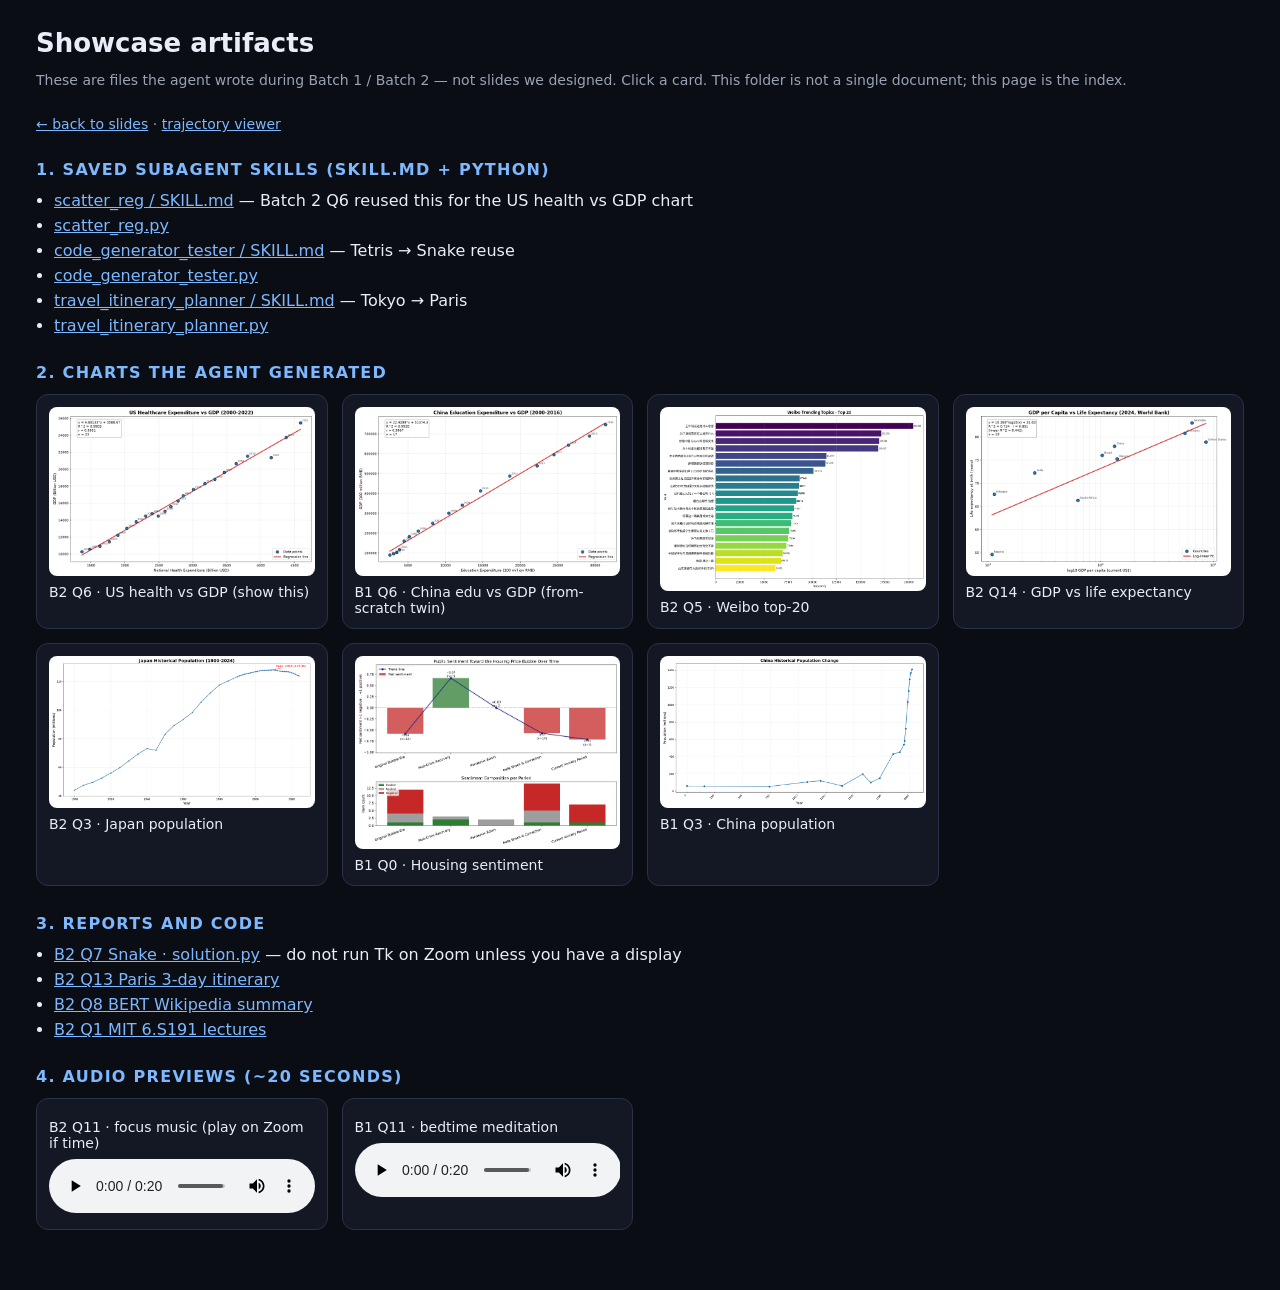
<file: presentation_kit/04_Showcase_Artifacts/index.html>
<!DOCTYPE html>
<html lang="en">
<head>
<meta charset="UTF-8">
<meta name="viewport" content="width=device-width, initial-scale=1.0">
<title>Showcase Artifacts — what the agent actually produced</title>
<style>
  :root { --bg:#0b0d14; --panel:#141824; --ink:#e8edf7; --muted:#9aa3b5; --blue:#7eb8ff; --line:#2a3148; --green:#5dcea0; }
  * { box-sizing: border-box; }
  body { margin:0; font-family:"Segoe UI",system-ui,sans-serif; background:var(--bg); color:var(--ink); padding:28px 36px 60px; }
  h1 { font-size:26px; margin:0 0 6px; }
  .sub { color:var(--muted); margin-bottom:28px; font-size:14px; }
  h2 { color:var(--blue); font-size:16px; margin:28px 0 12px; text-transform:uppercase; letter-spacing:.08em; }
  .grid { display:grid; grid-template-columns:repeat(auto-fill,minmax(280px,1fr)); gap:14px; }
  a.card, .card {
    display:block; background:var(--panel); border:1px solid var(--line); border-radius:12px;
    padding:12px; color:inherit; text-decoration:none;
  }
  a.card:hover { outline:2px solid var(--blue); }
  img { width:100%; border-radius:8px; background:#fff; display:block; }
  .name { margin-top:8px; font-size:14px; }
  .hint { font-size:12px; color:var(--muted); }
  code { color:#f0c674; font-size:.92em; }
  audio { width:100%; margin-top:8px; }
  ul { margin:0; padding-left:18px; }
  li { margin:6px 0; }
  a { color:var(--blue); }
</style>
</head>
<body>
  <h1>Showcase artifacts</h1>
  <p class="sub">These are files the agent wrote during Batch 1 / Batch 2 — not slides we designed. Click a card. This folder is not a single document; this page is the index.</p>
  <p class="sub"><a href="../02_Interactive_Presentation_Slides.html">← back to slides</a> · <a href="../03_Trajectory_Viewer.html">trajectory viewer</a></p>

  <h2>1. Saved subagent skills (SKILL.md + Python)</h2>
  <ul>
    <li><a href="01_saved_subagent_skills/scatter_reg/SKILL.md">scatter_reg / SKILL.md</a> — Batch 2 Q6 reused this for the US health vs GDP chart</li>
    <li><a href="01_saved_subagent_skills/scatter_reg/scatter_reg.py">scatter_reg.py</a></li>
    <li><a href="01_saved_subagent_skills/code_generator_tester/SKILL.md">code_generator_tester / SKILL.md</a> — Tetris → Snake reuse</li>
    <li><a href="01_saved_subagent_skills/code_generator_tester/code_generator_tester.py">code_generator_tester.py</a></li>
    <li><a href="01_saved_subagent_skills/travel_itinerary_planner/SKILL.md">travel_itinerary_planner / SKILL.md</a> — Tokyo → Paris</li>
    <li><a href="01_saved_subagent_skills/travel_itinerary_planner/travel_itinerary_planner.py">travel_itinerary_planner.py</a></li>
  </ul>

  <h2>2. Charts the agent generated</h2>
  <div class="grid">
    <a class="card" href="02_agent_generated_charts/B2_Q6_us_health_gdp_regression.png">
      <img src="02_agent_generated_charts/B2_Q6_us_health_gdp_regression.png" alt="B2 Q6">
      <div class="name">B2 Q6 · US health vs GDP (show this)</div>
    </a>
    <a class="card" href="02_agent_generated_charts/B1_Q6_china_edu_gdp_regression.png">
      <img src="02_agent_generated_charts/B1_Q6_china_edu_gdp_regression.png" alt="B1 Q6">
      <div class="name">B1 Q6 · China edu vs GDP (from-scratch twin)</div>
    </a>
    <a class="card" href="02_agent_generated_charts/B2_Q5_weibo_top20_trending.png">
      <img src="02_agent_generated_charts/B2_Q5_weibo_top20_trending.png" alt="B2 Q5">
      <div class="name">B2 Q5 · Weibo top-20</div>
    </a>
    <a class="card" href="02_agent_generated_charts/B2_Q14_preston_curve_gdp_life_expectancy.png">
      <img src="02_agent_generated_charts/B2_Q14_preston_curve_gdp_life_expectancy.png" alt="B2 Q14">
      <div class="name">B2 Q14 · GDP vs life expectancy</div>
    </a>
    <a class="card" href="02_agent_generated_charts/B2_Q3_japan_population_chart.png">
      <img src="02_agent_generated_charts/B2_Q3_japan_population_chart.png" alt="B2 Q3">
      <div class="name">B2 Q3 · Japan population</div>
    </a>
    <a class="card" href="02_agent_generated_charts/B1_Q0_housing_sentiment_trend.png">
      <img src="02_agent_generated_charts/B1_Q0_housing_sentiment_trend.png" alt="B1 Q0">
      <div class="name">B1 Q0 · Housing sentiment</div>
    </a>
    <a class="card" href="02_agent_generated_charts/B1_Q3_china_population_chart.png">
      <img src="02_agent_generated_charts/B1_Q3_china_population_chart.png" alt="B1 Q3">
      <div class="name">B1 Q3 · China population</div>
    </a>
  </div>

  <h2>3. Reports and code</h2>
  <ul>
    <li><a href="03_agent_generated_reports_and_code/B2_Q7_snake_game_solution.py">B2 Q7 Snake · solution.py</a> — do not run Tk on Zoom unless you have a display</li>
    <li><a href="03_agent_generated_reports_and_code/B2_Q13_paris_3day_itinerary.md">B2 Q13 Paris 3-day itinerary</a></li>
    <li><a href="03_agent_generated_reports_and_code/B2_Q8_bert_transformer_summary.md">B2 Q8 BERT Wikipedia summary</a></li>
    <li><a href="03_agent_generated_reports_and_code/B2_Q1_mit_6s191_lectures.md">B2 Q1 MIT 6.S191 lectures</a></li>
  </ul>

  <h2>4. Audio previews (~20 seconds)</h2>
  <div class="grid">
    <div class="card">
      <div class="name">B2 Q11 · focus music (play on Zoom if time)</div>
      <audio controls src="04_agent_generated_audio_previews/B2_Q11_focus_music_20s_preview.mp3"></audio>
    </div>
    <div class="card">
      <div class="name">B1 Q11 · bedtime meditation</div>
      <audio controls src="04_agent_generated_audio_previews/B1_Q11_bedtime_meditation_20s_preview.mp3"></audio>
    </div>
  </div>
</body>
</html>
</file>
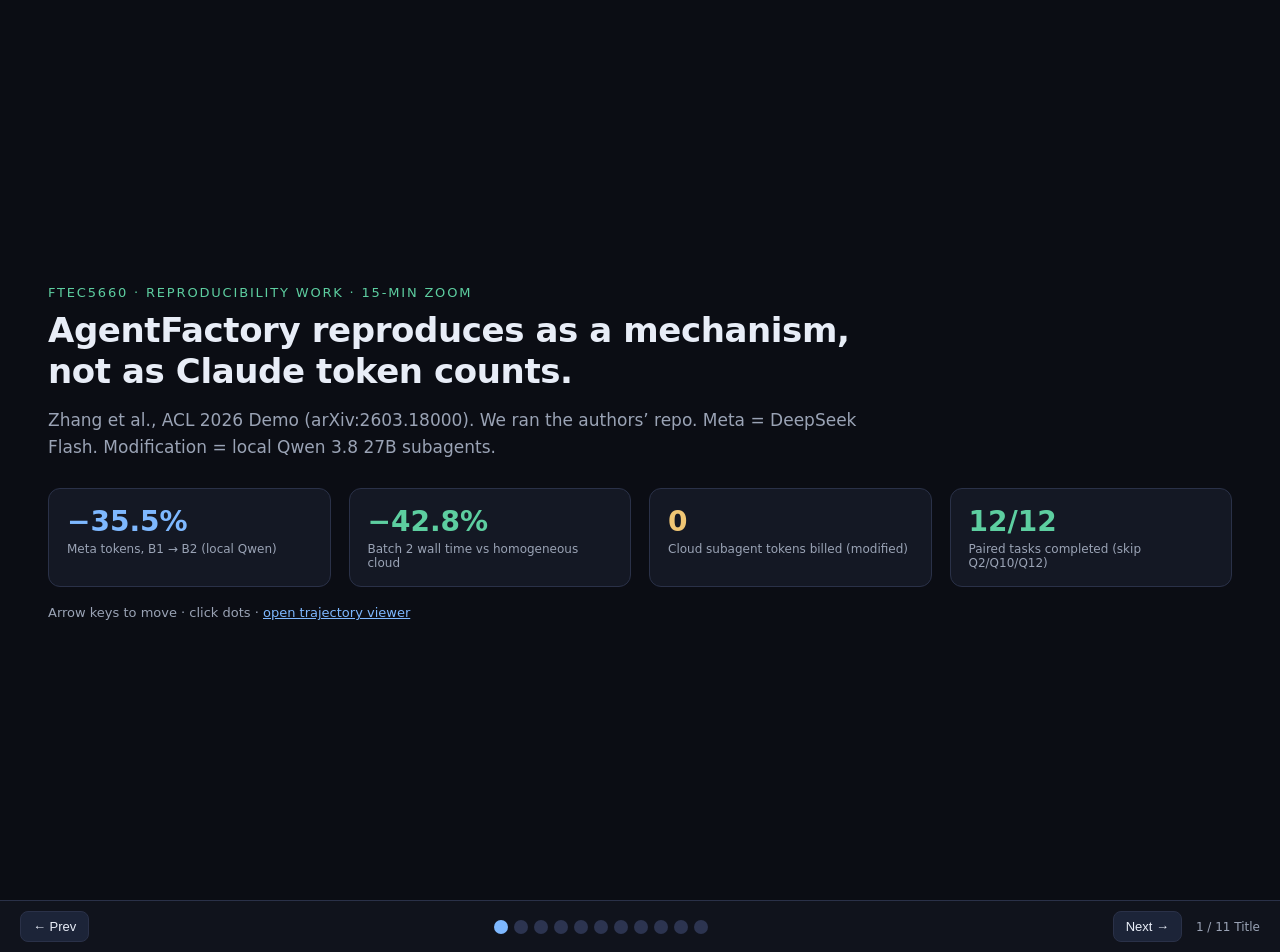
<file: presentation_kit/02_Interactive_Presentation_Slides.html>
<!DOCTYPE html>
<html lang="en">
<head>
<meta charset="UTF-8">
<meta name="viewport" content="width=device-width, initial-scale=1.0">
<title>AgentFactory Reproducibility — FTEC5660 Zoom</title>
<style>
  :root {
    --bg: #0b0d14; --panel: #141824; --ink: #e8edf7; --muted: #9aa3b5;
    --blue: #7eb8ff; --green: #5dcea0; --amber: #f0c674; --red: #e07070;
    --line: #2a3148;
  }
  * { box-sizing: border-box; margin: 0; padding: 0; }
  html, body { height: 100%; background: var(--bg); color: var(--ink); font-family: "Segoe UI", system-ui, sans-serif; }
  .deck { height: 100%; display: flex; flex-direction: column; }
  .slide {
    display: none; flex: 1; padding: 36px 48px 28px; overflow: auto;
    animation: in .25s ease;
  }
  .slide.on { display: flex; flex-direction: column; }
  .slide.hero.on { justify-content: center; }
  @keyframes in { from { opacity: 0; transform: translateY(8px); } to { opacity: 1; transform: none; } }
  h1 { font-size: 34px; letter-spacing: -0.4px; line-height: 1.2; }
  h2 { font-size: 26px; color: var(--blue); margin-bottom: 18px; }
  h3 { font-size: 15px; color: var(--amber); margin: 14px 0 8px; text-transform: uppercase; letter-spacing: .08em; }
  p, li { font-size: 17px; line-height: 1.55; color: var(--ink); }
  .muted { color: var(--muted); }
  .kicker { color: var(--green); font-size: 13px; letter-spacing: .14em; text-transform: uppercase; margin-bottom: 10px; }
  .row { display: flex; gap: 18px; flex-wrap: wrap; }
  .card { background: var(--panel); border: 1px solid var(--line); border-radius: 12px; padding: 16px 18px; flex: 1; min-width: 200px; }
  .kpi { font-size: 28px; font-weight: 700; color: var(--green); }
  .kpi.blue { color: var(--blue); }
  .kpi.amber { color: var(--amber); }
  .kpi.red { color: var(--red); }
  .label { font-size: 12px; color: var(--muted); margin-top: 4px; }
  table { width: 100%; border-collapse: collapse; font-size: 14px; }
  th, td { text-align: left; padding: 8px 10px; border-bottom: 1px solid var(--line); }
  th { color: var(--muted); font-weight: 600; font-size: 12px; text-transform: uppercase; }
  td.num { text-align: right; font-variant-numeric: tabular-nums; }
  img.fig { width: 100%; max-height: 58vh; object-fit: contain; background: #fff; border-radius: 10px; }
  img.thumb { width: 100%; border-radius: 8px; background: #fff; max-height: 220px; object-fit: contain; }
  .nav {
    display: flex; align-items: center; gap: 8px; padding: 10px 20px;
    border-top: 1px solid var(--line); background: #10131c;
  }
  .nav button {
    background: #1c2438; color: var(--ink); border: 1px solid var(--line);
    border-radius: 8px; padding: 7px 12px; cursor: pointer; font-size: 13px;
  }
  .nav button:hover { background: #243050; }
  .dots { flex: 1; display: flex; justify-content: center; gap: 6px; flex-wrap: wrap; }
  .dots button {
    width: 14px; height: 14px; padding: 0; border-radius: 50%; background: #2c3450; border: 0; cursor: pointer;
  }
  .dots button.on { background: var(--blue); }
  .page { font-size: 12px; color: var(--muted); min-width: 70px; text-align: right; }
  a { color: var(--blue); }
  ul { padding-left: 20px; }
  li { margin: 6px 0; }
  .two { display: grid; grid-template-columns: 1fr 1fr; gap: 18px; }
  @media (max-width: 900px) { .two { grid-template-columns: 1fr; } .slide { padding: 20px; } }
  .tag { display: inline-block; font-size: 11px; padding: 2px 8px; border-radius: 99px; background: #1e3a2a; color: var(--green); margin-right: 6px; }
  .tag.warn { background: #3a2418; color: var(--amber); }
  .big { font-size: 20px; }
  .artifact { cursor: pointer; }
  .artifact:hover { outline: 2px solid var(--blue); }
  .foot { margin-top: 16px; font-size: 13px; color: var(--muted); }
  code { font-family: ui-monospace, monospace; font-size: .92em; color: var(--amber); }
</style>
</head>
<body>
<div class="deck">

<!-- 0 -->
<section class="slide hero on" data-title="Title">
  <div class="kicker">FTEC5660 · Reproducibility Work · 15-min Zoom</div>
  <h1>AgentFactory reproduces as a mechanism,<br>not as Claude token counts.</h1>
  <p class="muted" style="margin:16px 0 28px;max-width:820px">
    Zhang et al., ACL 2026 Demo (arXiv:2603.18000). We ran the authors’ repo.
    Meta = DeepSeek Flash. Modification = local Qwen 3.8 27B subagents.
  </p>
  <div class="row">
    <div class="card"><div class="kpi blue">−35.5%</div><div class="label">Meta tokens, B1 → B2 (local Qwen)</div></div>
    <div class="card"><div class="kpi">−42.8%</div><div class="label">Batch 2 wall time vs homogeneous cloud</div></div>
    <div class="card"><div class="kpi amber">0</div><div class="label">Cloud subagent tokens billed (modified)</div></div>
    <div class="card"><div class="kpi">12/12</div><div class="label">Paired tasks completed (skip Q2/Q10/Q12)</div></div>
  </div>
  <p class="foot">Arrow keys to move · click dots · <a href="03_Trajectory_Viewer.html">open trajectory viewer</a></p>
</section>

<!-- 1 -->
<section class="slide" data-title="Paper">
  <h2>1. Paper claim &amp; what we reproduced</h2>
  <div class="two">
    <div>
      <h3>Three phases</h3>
      <ul>
        <li><b>Install (Batch 1)</b> — solve from scratch, persist Python + <code>SKILL.md</code></li>
        <li><b>Self-evolve (Batch 2)</b> — reuse / patch those executables</li>
        <li><b>Deploy</b> — skills run as standalone scripts</li>
      </ul>
      <h3>Target</h3>
      <p>Section 5 Table 1: average <b>meta-agent output tokens</b> per task, excluding subagent LLM.</p>
      <p class="muted" style="margin-top:10px">Paper: Opus 4,324→2,971 (−31%). Sonnet 9,199→3,862 (−58%).</p>
    </div>
    <div class="card">
      <h3>Our scope</h3>
      <p>Authors’ GitHub, not a rewrite.</p>
      <ul>
        <li>All 15 Batch 1 tasks ran</li>
        <li>Batch 2: skip <b>Q2 / Q10 / Q12</b> (Tencent login, HF JS board, QQ Music VIP)</li>
        <li>12 paired tasks for every delta</li>
        <li>Metric instrumented in <code>llm.py</code> via <code>LLM_ROLE</code></li>
      </ul>
    </div>
  </div>
</section>

<!-- 2 -->
<section class="slide" data-title="Setup">
  <h2>2. Setup — Edge Case A substitutions</h2>
  <table>
    <thead><tr><th>Component</th><th>Paper</th><th>Ours</th></tr></thead>
    <tbody>
      <tr><td>Meta-agent</td><td>Claude Opus / Sonnet 4.6</td><td><b>deepseek-flash</b> (V4.1 Flash 1017)</td></tr>
      <tr><td>Search / fetch</td><td>Serper + Jina</td><td>DeepSeek Search + Fetch, same tool names</td></tr>
      <tr><td>Browser</td><td>Logged-in Chrome</td><td>Headless Playwright Chromium</td></tr>
      <tr><td>Subagent — control</td><td>Same as meta</td><td>deepseek-flash</td></tr>
      <tr><td>Subagent — modified</td><td>—</td><td><b>Qwen3.8-27B-Q4_K_M</b> local :8080</td></tr>
      <tr><td>Host</td><td>Cloud + desktop Chrome</td><td>Ryzen 9 9950X, 2× RTX 5070 Ti 16GB</td></tr>
    </tbody>
  </table>
  <p class="foot"><span class="tag warn">Comparability</span> Absolute tokens ≠ Table 1 (tokenizer + retrieval). Deltas below are controlled: same prompts, same JSONL, same metric.</p>
</section>

<!-- 3 -->
<section class="slide" data-title="Fig1">
  <h2>3. Table 1 direction reproduces</h2>
  <img class="fig" src="charts/fig1_aggregate_comparison.png" alt="Fig 1 aggregate comparison">
  <p class="foot">12 paired tasks. Homogeneous −26.0% (13,290→9,840). Heterogeneous −35.5% (13,290→8,576).</p>
</section>

<!-- 4 -->
<section class="slide" data-title="Fig2">
  <h2>4. Reuse is uneven — clean twins collapse</h2>
  <img class="fig" src="charts/fig2_per_task_tokens.png" alt="Fig 2 per-task tokens">
  <p class="foot">Q6 −75% · Q0 −73% · Q7 Snake 1,652 tokens, create=0 · Q13 −70%. Web-shift tasks (Q1, Q4, Q5, Q9) stay expensive.</p>
</section>

<!-- 5 -->
<section class="slide" data-title="Modification">
  <h2>5. Isolated modification</h2>
  <p class="big" style="margin-bottom:16px">One knob: <code>SUBAGENT_*</code>. Same 30-skill Batch-1 snapshot. Same 12 tasks.</p>
  <div class="two">
    <div class="card">
      <h3>Control</h3>
      <p>Meta = DeepSeek Flash<br>Sub = DeepSeek Flash (cloud)</p>
      <p class="muted" style="margin-top:10px">Homogeneous, paper-like topology.</p>
    </div>
    <div class="card">
      <h3>Modified</h3>
      <p>Meta = DeepSeek Flash<br>Sub = local Qwen 27B, <code>enable_thinking=False</code></p>
      <p class="muted" style="margin-top:10px">Offload 100% of subagent LLM. Thinking-off so 300–800 token caps are not eaten by hidden CoT.</p>
    </div>
  </div>
  <p class="foot">Measurable: meta tokens, wall time, billed subagent tokens, completion rate. Not a prompt tweak.</p>
</section>

<!-- 6 -->
<section class="slide" data-title="Fig3">
  <h2>6. Ablation: local subagents are faster, not worse</h2>
  <img class="fig" src="charts/fig3_modification_ablation.png" alt="Fig 3 ablation">
  <p class="foot">12/12 both arms. Meta tokens −12.8%. Wall time 70.8 → 40.5 min. Cloud subagent bill 373k → 0.</p>
</section>

<!-- 7 -->
<section class="slide" data-title="Fig4">
  <h2>7. Strongest reuse + the bugs that ate tokens</h2>
  <img class="fig" src="charts/fig4_error_and_reuse_breakdown.png" alt="Fig 4 reuse and debug">
  <p class="foot">Q10 thinking-retry storm: 102 empty local replies → 50 min timeout. Fix applied; Batch 2 had 0 timeouts. DSML tag leaks 53→12.</p>
</section>

<!-- 8 -->
<section class="slide" data-title="Artifacts">
  <h2>8. Live artifacts (switch folder / viewer)</h2>
  <div class="row">
    <div class="card">
      <img class="thumb" src="04_Showcase_Artifacts/02_agent_generated_charts/B2_Q6_us_health_gdp_regression.png" alt="US health vs GDP">
      <p style="margin-top:8px"><b>B2 Q6</b> US health vs GDP — saved <code>scatter_reg</code> skill. R²=0.99</p>
    </div>
    <div class="card">
      <img class="thumb" src="04_Showcase_Artifacts/02_agent_generated_charts/B2_Q5_weibo_top20_trending.png" alt="Weibo trending">
      <p style="margin-top:8px"><b>B2 Q5</b> Weibo top-20 — domain shift from Mastodon; still finished</p>
    </div>
    <div class="card">
      <img class="thumb" src="04_Showcase_Artifacts/02_agent_generated_charts/B2_Q14_preston_curve_gdp_life_expectancy.png" alt="Preston curve">
      <p style="margin-top:8px"><b>B2 Q14</b> World Bank reuse — GDP vs life expectancy</p>
    </div>
  </div>
  <p class="foot">
    Open <a href="03_Trajectory_Viewer.html">trajectory viewer → Preset 2 Snake</a>
    · <a href="04_Showcase_Artifacts/index.html">browse all artifacts</a>
    (charts, SKILL.md, Snake .py, Paris itinerary, 20s audio).
  </p>
</section>

<!-- 9 -->
<section class="slide" data-title="Gaps">
  <h2>9. Why absolute tokens ≠ Table 1</h2>
  <ol style="padding-left:22px">
    <li>DeepSeek XML friction: 80+ skill-gate rejects; 65 DSML tag leaks.</li>
    <li>Tokenizer + verbosity on JSON-escaped Python.</li>
    <li>30 fine-grained skills → retrieval tax; when a skill fits, tokens collapse (Q7, Q8).</li>
    <li>Web domain shift (Weibo, GitHub HTML, course pages).</li>
    <li>Host gap: no Chrome login, no ffmpeg (agent used PyAV).</li>
    <li><code>temperature=1.0</code> single trial (Q4 / Q6 flip across arms).</li>
  </ol>
  <p class="foot">Honest skips, not hidden: Q2 Tencent QR, Q10 HF JS + pre-fix timeout, Q12 QQ Music VIP.</p>
</section>

<!-- 10 -->
<section class="slide" data-title="Takeaway">
  <h2>10. Takeaway</h2>
  <div class="row">
    <div class="card">
      <h3>Reproduces</h3>
      <p>Executable subagent accumulation cuts orchestrator tokens. −26% homogeneous, −35% heterogeneous, same 12-task pair.</p>
    </div>
    <div class="card">
      <h3>Does not</h3>
      <p>Claude-scale absolute counts. Login-walled sites. Undocumented desktop cookies / ffmpeg.</p>
    </div>
    <div class="card">
      <h3>Build this way</h3>
      <p>Cloud flash model for orchestration. Local 27B, thinking off, for high-frequency subagent calls. Zero subagent API bill, −43% wall time, 12/12 kept.</p>
    </div>
  </div>
  <p class="foot" style="margin-top:28px">Report: <code>05_REPRODUCIBILITY_REPORT.pdf</code> · Script: <code>01_ZOOM_SPEAKER_SCRIPT.md</code> · Questions.</p>
</section>

</div>

<div class="nav">
  <button type="button" onclick="go(-1)">← Prev</button>
  <div class="dots" id="dots"></div>
  <button type="button" onclick="go(1)">Next →</button>
  <div class="page" id="page"></div>
</div>

<script>
const slides = [...document.querySelectorAll('.slide')];
const dots = document.getElementById('dots');
let i = 0;
slides.forEach((s, n) => {
  const b = document.createElement('button');
  b.title = s.dataset.title || String(n+1);
  b.onclick = () => show(n);
  dots.appendChild(b);
});
function show(n) {
  i = (n + slides.length) % slides.length;
  slides.forEach((s, k) => s.classList.toggle('on', k === i));
  [...dots.children].forEach((d, k) => d.classList.toggle('on', k === i));
  document.getElementById('page').textContent = (i+1) + ' / ' + slides.length + '  ' + (slides[i].dataset.title || '');
}
function go(d) { show(i + d); }
document.addEventListener('keydown', e => {
  if (e.key === 'ArrowRight' || e.key === 'PageDown' || e.key === ' ') { e.preventDefault(); go(1); }
  if (e.key === 'ArrowLeft' || e.key === 'PageUp' || e.key === 'Backspace') { e.preventDefault(); go(-1); }
  if (e.key === 'Home') show(0);
  if (e.key === 'End') show(slides.length-1);
});
show(0);
</script>
</body>
</html>
</file>
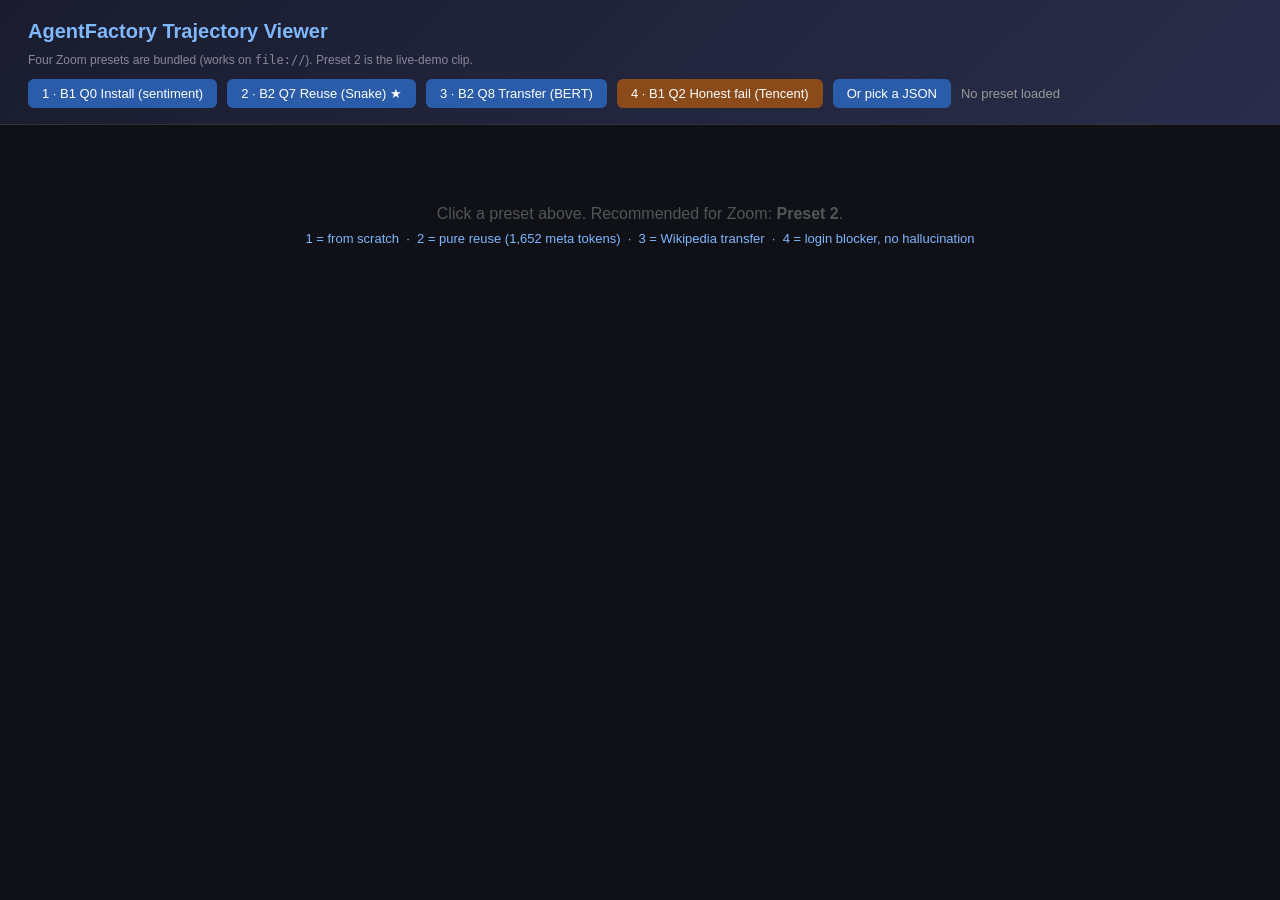
<file: presentation_kit/03_Trajectory_Viewer.html>
<!DOCTYPE html>
<html lang="en">
<head>
<meta charset="UTF-8">
<meta name="viewport" content="width=device-width, initial-scale=1.0">
<title>AgentFactory Trajectory Viewer</title>
<style>
  * { margin: 0; padding: 0; box-sizing: border-box; }
  body { font-family: -apple-system, BlinkMacSystemFont, 'Segoe UI', Roboto, sans-serif; background: #0f1117; color: #e0e0e0; min-height: 100vh; }

  .header { background: linear-gradient(135deg, #1a1c2e, #2a2d4a); padding: 20px 28px 16px; border-bottom: 1px solid #333; position: sticky; top: 0; z-index: 100; }
  .header h1 { font-size: 20px; color: #7eb8ff; margin-bottom: 10px; }
  .header .sub { font-size: 12px; color: #889; margin-bottom: 12px; }
  .file-controls { display: flex; gap: 10px; align-items: center; flex-wrap: wrap; }
  .file-controls label, .preset-btn {
    background: #2a5caa; color: #fff; padding: 7px 14px; border-radius: 6px; cursor: pointer; font-size: 13px;
    border: 0; font-family: inherit; transition: background 0.15s, outline 0.15s;
  }
  .file-controls label:hover, .preset-btn:hover { background: #3a6cba; }
  .preset-btn.active { background: #1e8a5a; outline: 2px solid #7dffb3; }
  .preset-btn.warn { background: #8a4a1a; }
  .preset-btn.warn.active { background: #b45a18; outline: 2px solid #ffcc88; }
  .file-controls input[type="file"] { display: none; }
  .file-name { color: #999; font-size: 13px; }

  .meta-bar { background: #161822; padding: 14px 28px; border-bottom: 1px solid #222; display: flex; gap: 22px; flex-wrap: wrap; align-items: center; }
  .meta-item { font-size: 13px; color: #aaa; }
  .meta-item span { color: #7eb8ff; font-weight: 600; }

  .question-box { background: #1a2236; margin: 18px 28px; padding: 18px 22px; border-radius: 10px; border-left: 4px solid #7eb8ff; }
  .answer-box { background: #1a2e1a; margin: 0 28px 18px; padding: 18px 22px; border-radius: 10px; border-left: 4px solid #5cb85c; }
  .question-box .label, .answer-box .label { font-size: 11px; text-transform: uppercase; letter-spacing: 1px; margin-bottom: 8px; }
  .question-box .label { color: #7eb8ff; }
  .answer-box .label { color: #5cb85c; }
  .question-box .text, .answer-box .text { font-size: 14px; line-height: 1.65; white-space: pre-wrap; }

  .timeline { padding: 12px 28px 60px; }
  .iteration-header { display: flex; align-items: center; gap: 10px; margin-bottom: 8px; cursor: pointer; user-select: none; }
  .iteration-badge { background: #2a5caa; color: #fff; font-size: 12px; font-weight: 700; padding: 3px 10px; border-radius: 12px; min-width: 32px; text-align: center; }
  .iteration-summary { font-size: 13px; color: #888; flex: 1; }
  .iteration-toggle { color: #555; font-size: 18px; transition: transform 0.2s; }
  .iteration-toggle.open { transform: rotate(90deg); }
  .iteration-body { margin-left: 20px; border-left: 2px solid #2a2d4a; padding-left: 16px; }
  .iteration-group { margin-bottom: 8px; }

  .step { margin-bottom: 12px; border-radius: 8px; overflow: hidden; }
  .step-llm { background: #1c2333; border: 1px solid #2a3a5c; }
  .step-action { background: #1e2a1e; border: 1px solid #2a4a2a; }
  .step-finish { background: #2a1e2a; border: 1px solid #4a2a4a; }
  .step-header { padding: 10px 16px; display: flex; align-items: center; gap: 10px; cursor: pointer; user-select: none; }
  .step-header:hover { filter: brightness(1.1); }
  .step-type { font-size: 11px; font-weight: 700; text-transform: uppercase; letter-spacing: 0.5px; padding: 2px 8px; border-radius: 4px; }
  .type-llm { background: #2a5caa33; color: #7eb8ff; }
  .type-action { background: #2a8a2a33; color: #5cb85c; }
  .type-finish { background: #8a2a8a33; color: #c87ecf; }
  .step-preview { font-size: 13px; color: #888; flex: 1; overflow: hidden; text-overflow: ellipsis; white-space: nowrap; }
  .step-body { padding: 0 16px 14px; display: none; }
  .step-body.open { display: block; }
  .step-content { font-size: 13px; line-height: 1.7; white-space: pre-wrap; word-break: break-word; max-height: 500px; overflow-y: auto; padding: 12px; background: #0002; border-radius: 6px; }
  .action-name { font-family: monospace; color: #f0c674; }
  .success-tag { color: #5cb85c; }
  .error-tag { color: #d9534f; }
  .result-label { font-size: 11px; color: #888; text-transform: uppercase; margin-bottom: 4px; }
  .empty-state { text-align: center; padding: 80px 32px; color: #555; }
  .hint { font-size: 13px; color: #7eb8ff; margin-top: 8px; }
</style>
</head>
<body>

<div class="header">
  <h1>AgentFactory Trajectory Viewer</h1>
  <div class="sub">Four Zoom presets are bundled (works on <code>file://</code>). Preset 2 is the live-demo clip.</div>
  <div class="file-controls">
    <button class="preset-btn" data-key="preset1_b1_q0_install_sentiment" onclick="loadPreset(this)">1 · B1 Q0 Install (sentiment)</button>
    <button class="preset-btn" data-key="preset2_b2_q7_pure_reuse_snake" onclick="loadPreset(this)">2 · B2 Q7 Reuse (Snake) ★</button>
    <button class="preset-btn" data-key="preset3_b2_q8_fast_transfer_bert" onclick="loadPreset(this)">3 · B2 Q8 Transfer (BERT)</button>
    <button class="preset-btn warn" data-key="preset4_b1_q2_honest_login_diagnosis" onclick="loadPreset(this)">4 · B1 Q2 Honest fail (Tencent)</button>
    <label>Or pick a JSON<input type="file" id="fileInput" accept=".json"></label>
    <span class="file-name" id="fileName">No preset loaded</span>
  </div>
</div>

<div id="content">
  <div class="empty-state">
    <p>Click a preset above. Recommended for Zoom: <b>Preset 2</b>.</p>
    <p class="hint">1 = from scratch &nbsp;·&nbsp; 2 = pure reuse (1,652 meta tokens) &nbsp;·&nbsp; 3 = Wikipedia transfer &nbsp;·&nbsp; 4 = login blocker, no hallucination</p>
  </div>
</div>

<script src="trajectories/presets_bundle.js"></script>
<script>
document.getElementById('fileInput').addEventListener('change', function(e) {
  const file = e.target.files[0];
  if (!file) return;
  document.getElementById('fileName').textContent = file.name;
  document.querySelectorAll('.preset-btn').forEach(b => b.classList.remove('active'));
  const reader = new FileReader();
  reader.onload = function(ev) {
    try { render(JSON.parse(ev.target.result)); }
    catch(err) { showErr(err.message); }
  };
  reader.readAsText(file);
});

function showErr(msg) {
  document.getElementById('content').innerHTML = `<div class="empty-state"><p style="color:#d9534f">JSON parsing failed: ${esc(msg)}</p></div>`;
}

function loadPreset(btn) {
  const key = btn.getAttribute('data-key');
  const bundle = window.PRESET_TRAJECTORIES;
  if (!bundle || !bundle[key]) {
    showErr('presets_bundle.js did not load. If file:// is blocked, run python3 -m http.server 8765 from presentation_kit/.');
    return;
  }
  document.querySelectorAll('.preset-btn').forEach(b => b.classList.remove('active'));
  btn.classList.add('active');
  const data = bundle[key];
  document.getElementById('fileName').textContent = data._preset_label || key;
  render(data);
}

function esc(s) {
  const d = document.createElement('div');
  d.textContent = s == null ? '' : String(s);
  return d.innerHTML;
}
function truncate(s, n) {
  if (!s) return '';
  s = String(s).replace(/\n/g, ' ').trim();
  return s.length > n ? s.slice(0, n) + '…' : s;
}

function render(data) {
  const traj = data.trajectory || [];
  const question = data.question || '(None)';
  const answer = data.final_answer || '(None)';
  const totalIter = data.total_iterations || traj.length;
  const timestamp = data.timestamp || '';
  const usage = data.usage || {};
  const metaTok = usage.meta && usage.meta.completion_tokens;
  const subTok = usage.subagent && usage.subagent.completion_tokens;

  const groups = {};
  for (const step of traj) {
    const it = step.iteration || 0;
    if (!groups[it]) groups[it] = [];
    groups[it].push(step);
  }

  let html = `<div class="meta-bar">
    <div class="meta-item">Iterations: <span>${totalIter}</span></div>
    <div class="meta-item">Steps: <span>${traj.length}</span></div>
    ${metaTok != null ? `<div class="meta-item">Meta output tokens: <span>${Number(metaTok).toLocaleString()}</span></div>` : ''}
    ${subTok != null ? `<div class="meta-item">Subagent output tokens: <span>${Number(subTok).toLocaleString()}</span></div>` : ''}
    ${timestamp ? `<div class="meta-item">Timestamp: <span>${esc(timestamp)}</span></div>` : ''}
  </div>`;

  html += `<div class="question-box"><div class="label">Question</div><div class="text">${esc(question)}</div></div>`;
  html += `<div class="answer-box"><div class="label">Final Answer</div><div class="text">${esc(answer)}</div></div>`;
  html += `<div class="timeline">`;

  const iterKeys = Object.keys(groups).map(Number).sort((a,b) => a - b);
  for (const it of iterKeys) {
    const steps = groups[it];
    const actions = steps.map(s => {
      if (s.type === 'llm_response') return 'LLM';
      if (s.type === 'action') return s.action?.action || 'action';
      if (s.type === 'finish') return 'finish';
      return s.type;
    });
    html += `<div class="iteration-group">
      <div class="iteration-header" onclick="toggleIter(this)">
        <span class="iteration-badge">${it}</span>
        <span class="iteration-summary">${esc(actions.join(' → '))}</span>
        <span class="iteration-toggle">▶</span>
      </div>
      <div class="iteration-body" style="display:none;">`;
    for (const step of steps) html += renderStep(step);
    html += `</div></div>`;
  }
  html += `</div>`;
  document.getElementById('content').innerHTML = html;
  if (iterKeys.length <= 10) {
    document.querySelectorAll('.iteration-header').forEach(h => toggleIter(h));
  }
}

function renderStep(step) {
  const type = step.type || 'unknown';
  let cssClass = 'step-llm', typeLabel = type, typeCss = 'type-llm', preview = '', bodyHtml = '';

  if (type === 'llm_response') {
    const content = step.content || '';
    preview = truncate(content, 120);
    let formatted = esc(content);
    formatted = formatted.replace(/&lt;action&gt;(.*?)&lt;\/action&gt;/g, '<span class="action-name">&lt;action&gt;$1&lt;/action&gt;</span>');
    formatted = formatted.replace(/&lt;params&gt;([\s\S]*?)&lt;\/params&gt;/g, '<span style="color:#8abeb7">&lt;params&gt;$1&lt;/params&gt;</span>');
    bodyHtml = `<div class="step-content">${formatted}</div>`;
  } else if (type === 'action') {
    cssClass = 'step-action'; typeCss = 'type-action';
    const actionName = step.action?.action || 'unknown';
    typeLabel = `Action: ${actionName}`;
    const success = step.result?.success;
    const successTag = success === true ? '<span class="success-tag">✓ success</span>' : success === false ? '<span class="error-tag">✗ failed</span>' : '';
    preview = truncate(JSON.stringify(step.result || {}), 120);
    let resultStr = step.result ? JSON.stringify(step.result, null, 2) : '';
    if (resultStr.length > 3000) resultStr = resultStr.slice(0, 3000) + '\n... (truncated)';
    bodyHtml = `<div class="result-section"><div class="result-label">Result ${successTag}</div><div class="step-content">${esc(resultStr)}</div></div>`;
  } else if (type === 'finish') {
    cssClass = 'step-finish'; typeCss = 'type-finish'; typeLabel = 'Finish';
    const params = step.action?.params || {};
    const result = step.result || {};
    preview = truncate(params.answer || result.answer || '', 120);
    let bodyContent = '';
    if (params.answer) bodyContent += `Answer:\n${params.answer}\n\n`;
    if (params.subagents && params.subagents.length > 0) {
      bodyContent += `Saved Subagents:\n`;
      for (const sa of params.subagents) bodyContent += `  - ${sa.entry_file}: ${sa.description}\n`;
    }
    if (result.message) bodyContent += `\nResult: ${result.message}`;
    bodyHtml = `<div class="step-content">${esc(bodyContent)}</div>`;
  } else {
    preview = truncate(JSON.stringify(step), 120);
    bodyHtml = `<div class="step-content">${esc(JSON.stringify(step, null, 2))}</div>`;
  }

  return `<div class="step ${cssClass}">
    <div class="step-header" onclick="toggleStep(this)">
      <span class="step-type ${typeCss}">${esc(typeLabel)}</span>
      <span class="step-preview">${esc(preview)}</span>
      <span class="step-expand">▼</span>
    </div>
    <div class="step-body">${bodyHtml}</div>
  </div>`;
}

function toggleIter(el) {
  const body = el.nextElementSibling;
  const arrow = el.querySelector('.iteration-toggle');
  if (body.style.display === 'none') { body.style.display = 'block'; arrow.classList.add('open'); }
  else { body.style.display = 'none'; arrow.classList.remove('open'); }
}
function toggleStep(el) {
  el.nextElementSibling.classList.toggle('open');
}

document.body.addEventListener('dragover', e => e.preventDefault());
document.body.addEventListener('drop', e => {
  e.preventDefault();
  const file = e.dataTransfer.files[0];
  if (file && file.name.endsWith('.json')) {
    document.getElementById('fileName').textContent = file.name;
    const reader = new FileReader();
    reader.onload = ev => { try { render(JSON.parse(ev.target.result)); } catch(err) { showErr(err.message); } };
    reader.readAsText(file);
  }
});

window.addEventListener('load', () => {
  if (!window.PRESET_TRAJECTORIES) {
    document.getElementById('content').innerHTML = `<div class="empty-state"><p style="color:#d9534f">Could not load trajectories/presets_bundle.js</p><p class="hint">From presentation_kit/ run: python3 -m http.server 8765</p></div>`;
  }
});
</script>
</body>
</html>
</file>
